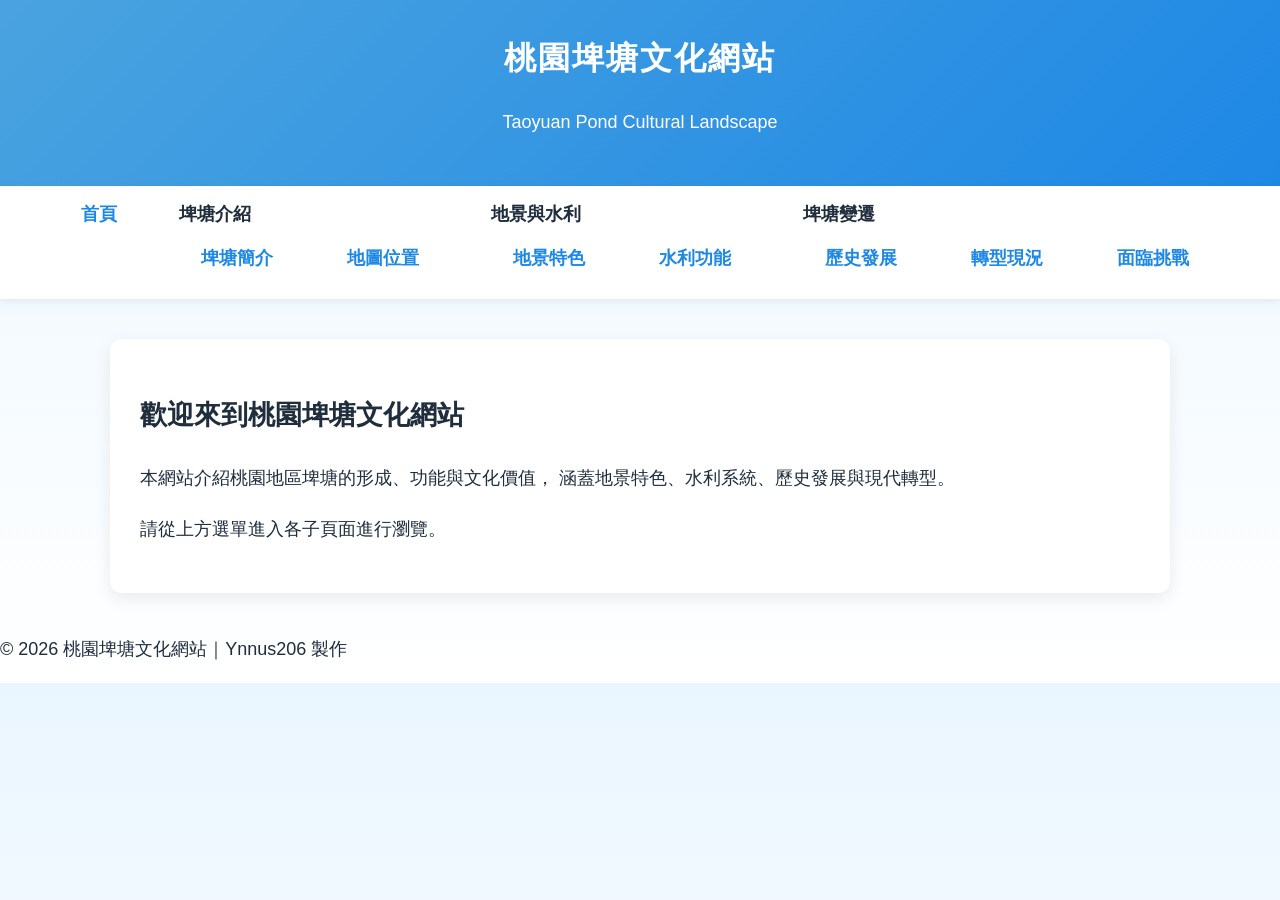
<file: index.html>
<!DOCTYPE html>
<html lang="zh-Hant">
<head>
    <meta charset="UTF-8">
    <meta name="viewport" content="width=device-width, initial-scale=1.0">
    <title>桃園埤塘文化網站</title>
    <link rel="stylesheet" href="style.css">
</head>

<body>

<header>
    <h1>桃園埤塘文化網站</h1>
    <p>Taoyuan Pond Cultural Landscape</p>
</header>

<nav>
    <ul>
        <li><a href="index.html">首頁</a></li>

        <li>
            埤塘介紹
            <ul>
                <li><a href="introduction.html">埤塘簡介</a></li>
                <li><a href="map.html">地圖位置</a></li>
            </ul>
        </li>

        <li>
            地景與水利
            <ul>
                <li><a href="landscape.html">地景特色</a></li>
                <li><a href="water-system.html">水利功能</a></li>
            </ul>
        </li>

        <li>
            埤塘變遷
            <ul>
                <li><a href="history.html">歷史發展</a></li>
                <li><a href="transformation.html">轉型現況</a></li>
                <li><a href="challenge.html">面臨挑戰</a></li>
            </ul>
        </li>
    </ul>
</nav>

<main>
    <h2>歡迎來到桃園埤塘文化網站</h2>

    <p>
        本網站介紹桃園地區埤塘的形成、功能與文化價值，
        涵蓋地景特色、水利系統、歷史發展與現代轉型。
    </p>

    <p>
        請從上方選單進入各子頁面進行瀏覽。
    </p>
</main>

<footer>
    <p>© 2026 桃園埤塘文化網站｜Ynnus206 製作</p>
</footer>

</body>
</html>
</file>
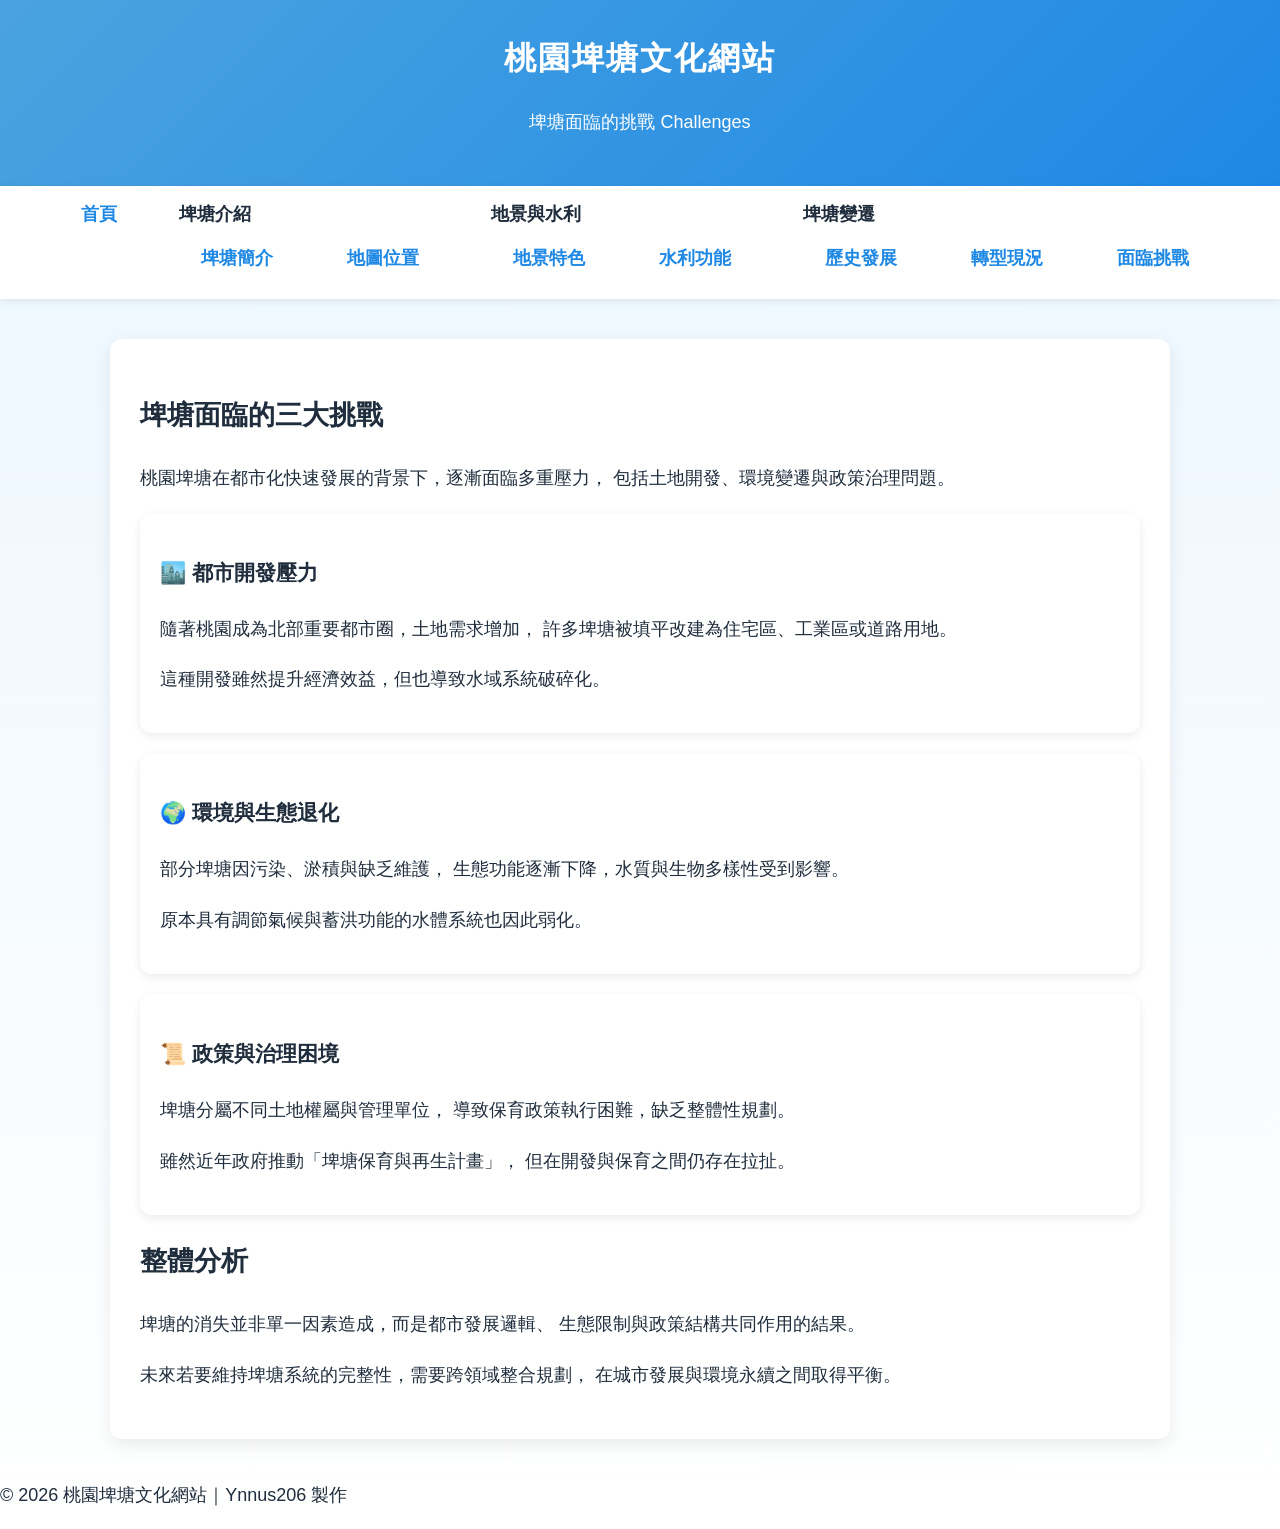
<file: challenges.html>
<!DOCTYPE html>
<html lang="zh-Hant">
<head>
    <meta charset="UTF-8">
    <meta name="viewport" content="width=device-width, initial-scale=1.0">
    <title>面臨挑戰｜桃園埤塘文化網站</title>
    <link rel="stylesheet" href="style.css">
</head>

<body>

<!-- ================= HEADER ================= -->
<header>
    <h1>桃園埤塘文化網站</h1>
    <p>埤塘面臨的挑戰 Challenges</p>
</header>

<!-- ================= NAV ================= -->
<nav>
    <ul>

        <li>
            <a href="index.html">首頁</a>
        </li>

        <li>
            埤塘介紹
            <ul>
                <li><a href="introduction.html">埤塘簡介</a></li>
                <li><a href="map.html">地圖位置</a></li>
            </ul>
        </li>

        <li>
            地景與水利
            <ul>
                <li><a href="landscape.html">地景特色</a></li>
                <li><a href="water-system.html">水利功能</a></li>
            </ul>
        </li>

        <li>
            埤塘變遷
            <ul>
                <li><a href="history.html">歷史發展</a></li>
                <li><a href="transformation.html">轉型現況</a></li>
                <li><a href="challenge.html">面臨挑戰</a></li>
            </ul>
        </li>

    </ul>
</nav>

<!-- ================= MAIN ================= -->
<main>

    <h2>埤塘面臨的三大挑戰</h2>

    <p>
        桃園埤塘在都市化快速發展的背景下，逐漸面臨多重壓力，
        包括土地開發、環境變遷與政策治理問題。
    </p>

    <!-- ================= 都市壓力 ================= -->
    <div class="card">

        <h3>🏙️ 都市開發壓力</h3>

        <p>
            隨著桃園成為北部重要都市圈，土地需求增加，
            許多埤塘被填平改建為住宅區、工業區或道路用地。
        </p>

        <p>
            這種開發雖然提升經濟效益，但也導致水域系統破碎化。
        </p>

    </div>

    <!-- ================= 環境問題 ================= -->
    <div class="card">

        <h3>🌍 環境與生態退化</h3>

        <p>
            部分埤塘因污染、淤積與缺乏維護，
            生態功能逐漸下降，水質與生物多樣性受到影響。
        </p>

        <p>
            原本具有調節氣候與蓄洪功能的水體系統也因此弱化。
        </p>

    </div>

    <!-- ================= 政策問題 ================= -->
    <div class="card">

        <h3>📜 政策與治理困境</h3>

        <p>
            埤塘分屬不同土地權屬與管理單位，
            導致保育政策執行困難，缺乏整體性規劃。
        </p>

        <p>
            雖然近年政府推動「埤塘保育與再生計畫」，
            但在開發與保育之間仍存在拉扯。
        </p>

    </div>

    <!-- ================= 綜合分析 ================= -->
    <h2>整體分析</h2>

    <p>
        埤塘的消失並非單一因素造成，而是都市發展邏輯、
        生態限制與政策結構共同作用的結果。
    </p>

    <p>
        未來若要維持埤塘系統的完整性，需要跨領域整合規劃，
        在城市發展與環境永續之間取得平衡。
    </p>

</main>

<!-- ================= FOOTER ================= -->
<footer>
    <p>© 2026 桃園埤塘文化網站｜Ynnus206 製作</p>
</footer>

</body>
</html>
</file>
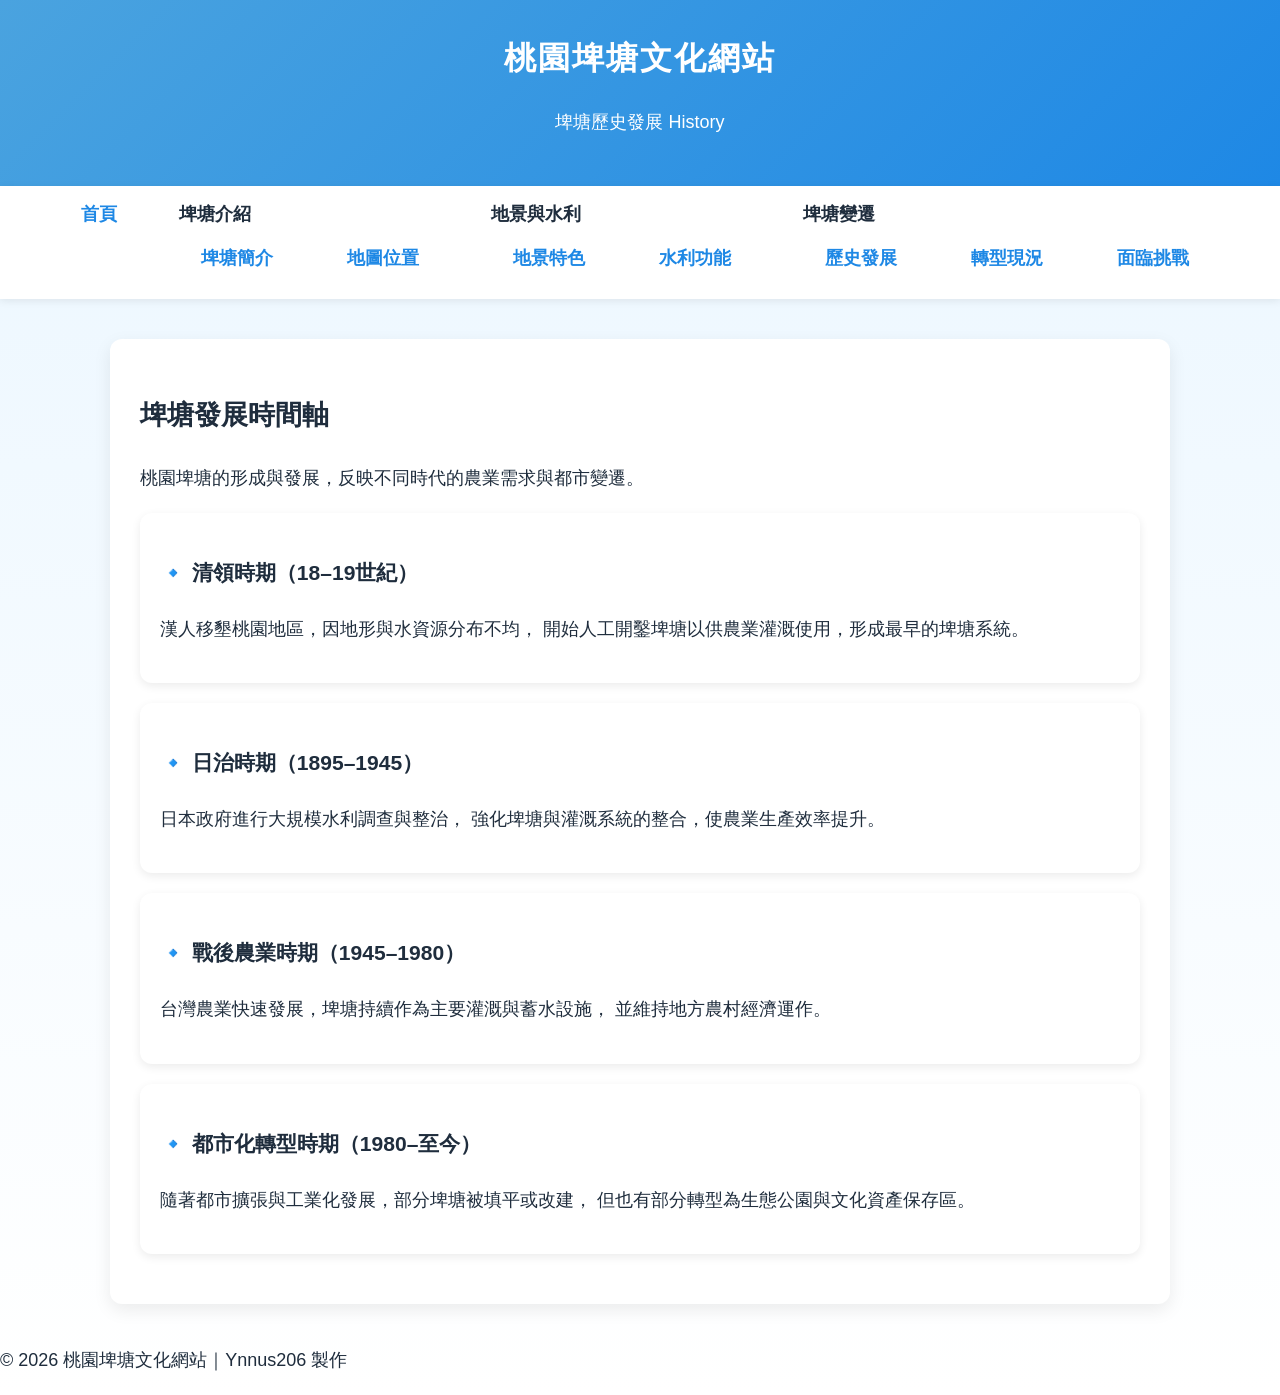
<file: history.html>
<!DOCTYPE html>
<html lang="zh-Hant">
<head>
    <meta charset="UTF-8">
    <meta name="viewport" content="width=device-width, initial-scale=1.0">
    <title>歷史發展｜桃園埤塘文化網站</title>
    <link rel="stylesheet" href="style.css">
</head>

<body>

<!-- ================= HEADER ================= -->
<header>
    <h1>桃園埤塘文化網站</h1>
    <p>埤塘歷史發展 History</p>
</header>

<!-- ================= NAV ================= -->
<nav>
    <ul>

        <li>
            <a href="index.html">首頁</a>
        </li>

        <li>
            埤塘介紹
            <ul>
                <li><a href="introduction.html">埤塘簡介</a></li>
                <li><a href="map.html">地圖位置</a></li>
            </ul>
        </li>

        <li>
            地景與水利
            <ul>
                <li><a href="landscape.html">地景特色</a></li>
                <li><a href="water-system.html">水利功能</a></li>
            </ul>
        </li>

        <li>
            埤塘變遷
            <ul>
                <li><a href="history.html">歷史發展</a></li>
                <li><a href="transformation.html">轉型現況</a></li>
                <li><a href="challenge.html">面臨挑戰</a></li>
            </ul>
        </li>

    </ul>
</nav>

<!-- ================= MAIN ================= -->
<main>

    <h2>埤塘發展時間軸</h2>

    <p>
        桃園埤塘的形成與發展，反映不同時代的農業需求與都市變遷。
    </p>

    <!-- 時間軸 -->
    <div class="card">

        <h3>🔹 清領時期（18–19世紀）</h3>
        <p>
            漢人移墾桃園地區，因地形與水資源分布不均，
            開始人工開鑿埤塘以供農業灌溉使用，形成最早的埤塘系統。
        </p>

    </div>

    <div class="card">

        <h3>🔹 日治時期（1895–1945）</h3>
        <p>
            日本政府進行大規模水利調查與整治，
            強化埤塘與灌溉系統的整合，使農業生產效率提升。
        </p>

    </div>

    <div class="card">

        <h3>🔹 戰後農業時期（1945–1980）</h3>
        <p>
            台灣農業快速發展，埤塘持續作為主要灌溉與蓄水設施，
            並維持地方農村經濟運作。
        </p>

    </div>

    <div class="card">

        <h3>🔹 都市化轉型時期（1980–至今）</h3>
        <p>
            隨著都市擴張與工業化發展，部分埤塘被填平或改建，
            但也有部分轉型為生態公園與文化資產保存區。
        </p>

    </div>

</main>

<!-- ================= FOOTER ================= -->
<footer>
    <p>© 2026 桃園埤塘文化網站｜Ynnus206 製作</p>
</footer>

</body>
</html>
</file>
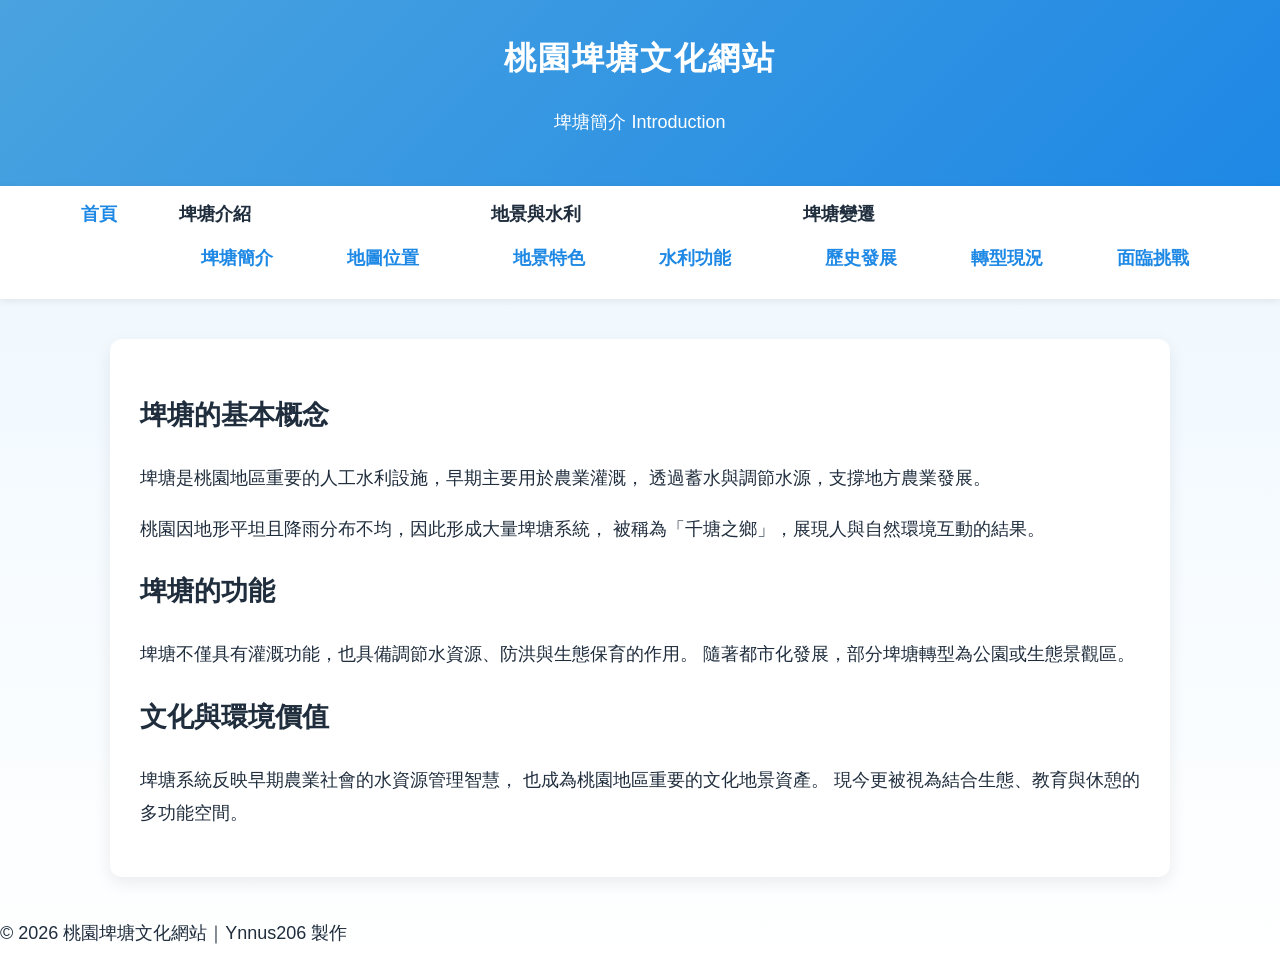
<file: introduction.html>
<!DOCTYPE html>
<html lang="zh-Hant">
<head>
    <meta charset="UTF-8">
    <meta name="viewport" content="width=device-width, initial-scale=1.0">
    <title>埤塘簡介｜桃園埤塘文化網站</title>
    <link rel="stylesheet" href="style.css">
</head>

<body>

<!-- ================= HEADER ================= -->
<header>
    <h1>桃園埤塘文化網站</h1>
    <p>埤塘簡介 Introduction</p>
</header>

<!-- ================= NAV ================= -->
<nav>
    <ul>

        <li>
            <a href="index.html">首頁</a>
        </li>

        <li>
            埤塘介紹
            <ul>
                <li><a href="introduction.html">埤塘簡介</a></li>
                <li><a href="map.html">地圖位置</a></li>
            </ul>
        </li>

        <li>
            地景與水利
            <ul>
                <li><a href="landscape.html">地景特色</a></li>
                <li><a href="water-system.html">水利功能</a></li>
            </ul>
        </li>

        <li>
            埤塘變遷
            <ul>
                <li><a href="history.html">歷史發展</a></li>
                <li><a href="transformation.html">轉型現況</a></li>
                <li><a href="challenge.html">面臨挑戰</a></li>
            </ul>
        </li>

    </ul>
</nav>

<!-- ================= MAIN ================= -->
<main>

    <h2>埤塘的基本概念</h2>

    <p>
        埤塘是桃園地區重要的人工水利設施，早期主要用於農業灌溉，
        透過蓄水與調節水源，支撐地方農業發展。
    </p>

    <p>
        桃園因地形平坦且降雨分布不均，因此形成大量埤塘系統，
        被稱為「千塘之鄉」，展現人與自然環境互動的結果。
    </p>

    <h2>埤塘的功能</h2>

    <p>
        埤塘不僅具有灌溉功能，也具備調節水資源、防洪與生態保育的作用。
        隨著都市化發展，部分埤塘轉型為公園或生態景觀區。
    </p>

    <h2>文化與環境價值</h2>

    <p>
        埤塘系統反映早期農業社會的水資源管理智慧，
        也成為桃園地區重要的文化地景資產。
        現今更被視為結合生態、教育與休憩的多功能空間。
    </p>

</main>

<!-- ================= FOOTER ================= -->
<footer>
    <p>© 2026 桃園埤塘文化網站｜Ynnus206 製作</p>
</footer>

</body>
</html>
</file>
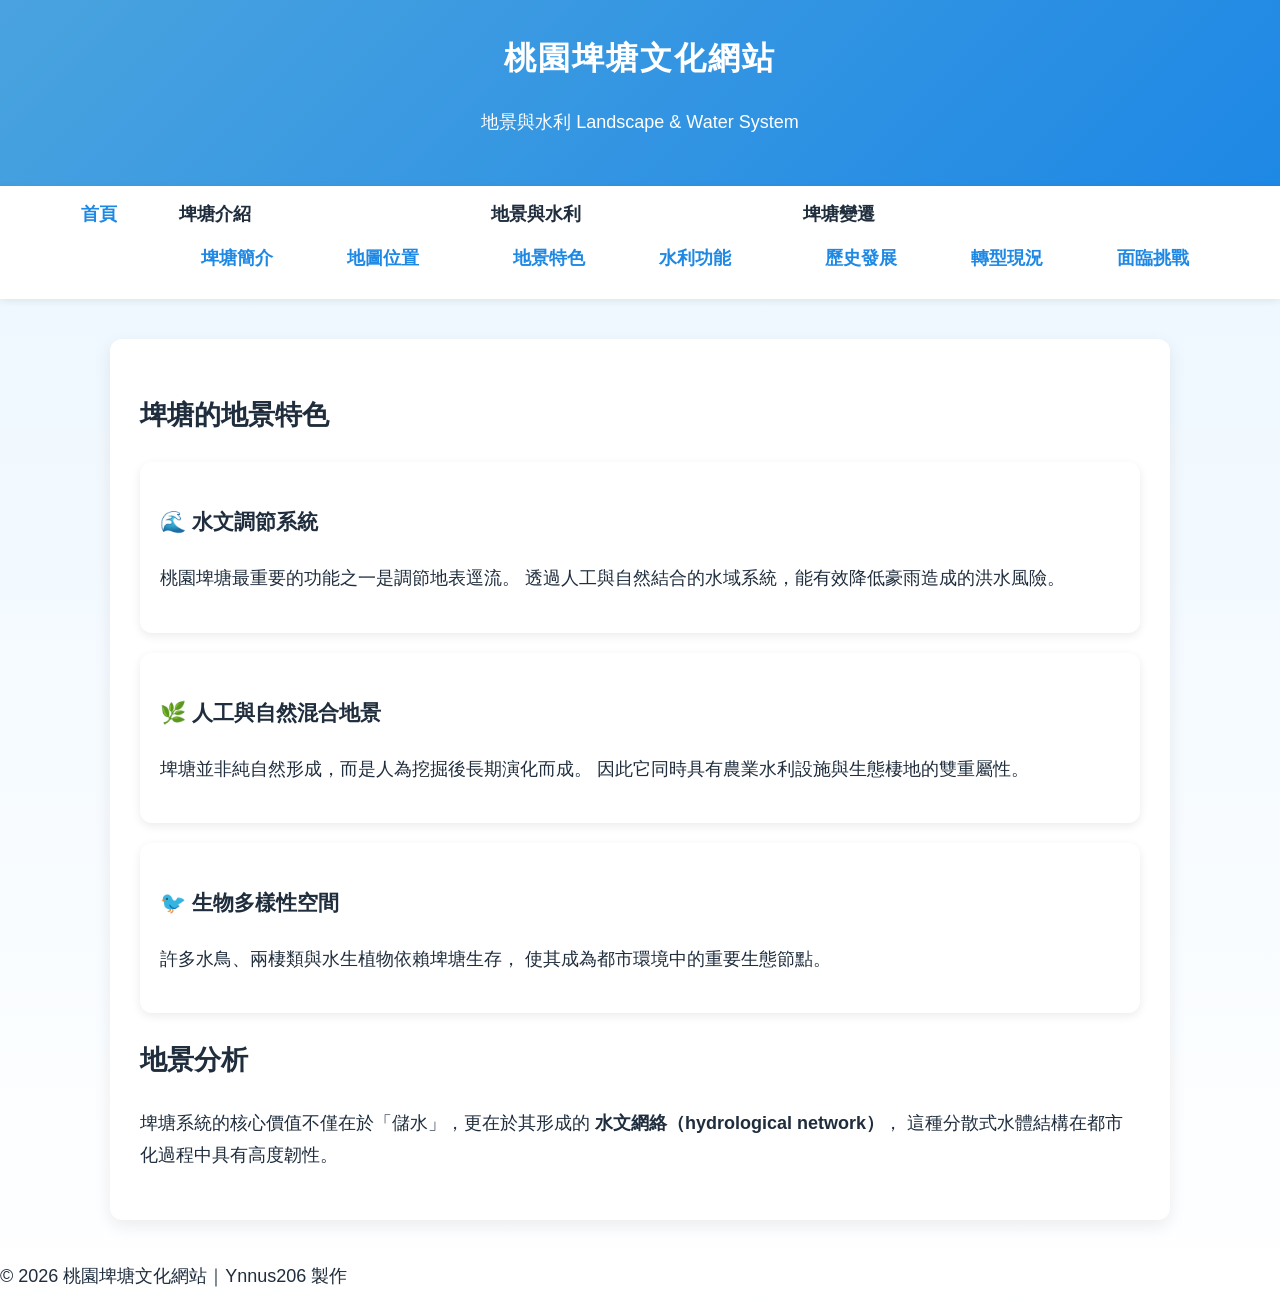
<file: landscape.html>
<!DOCTYPE html>
<html lang="zh-Hant">
<head>
    <meta charset="UTF-8">
    <meta name="viewport" content="width=device-width, initial-scale=1.0">
    <title>地景與水利｜桃園埤塘文化網站</title>
    <link rel="stylesheet" href="style.css">
</head>

<body>

<!-- ================= HEADER ================= -->
<header>
    <h1>桃園埤塘文化網站</h1>
    <p>地景與水利 Landscape & Water System</p>
</header>

<!-- ================= NAV ================= -->
<nav>
    <ul>
        <li><a href="index.html">首頁</a></li>

        <li>
            埤塘介紹
            <ul>
                <li><a href="introduction.html">埤塘簡介</a></li>
                <li><a href="map.html">地圖位置</a></li>
            </ul>
        </li>

        <li>
            地景與水利
            <ul>
                <li><a href="landscape.html">地景特色</a></li>
                <li><a href="water-system.html">水利功能</a></li>
            </ul>
        </li>

        <li>
            埤塘變遷
            <ul>
                <li><a href="history.html">歷史發展</a></li>
                <li><a href="transformation.html">轉型現況</a></li>
                <li><a href="challenge.html">面臨挑戰</a></li>
            </ul>
        </li>
    </ul>
</nav>

<!-- ================= MAIN ================= -->
<main>

    <h2>埤塘的地景特色</h2>

    <div class="card">
        <h3>🌊 水文調節系統</h3>
        <p>
            桃園埤塘最重要的功能之一是調節地表逕流。
            透過人工與自然結合的水域系統，能有效降低豪雨造成的洪水風險。
        </p>
    </div>

    <div class="card">
        <h3>🌿 人工與自然混合地景</h3>
        <p>
            埤塘並非純自然形成，而是人為挖掘後長期演化而成。
            因此它同時具有農業水利設施與生態棲地的雙重屬性。
        </p>
    </div>

    <div class="card">
        <h3>🐦 生物多樣性空間</h3>
        <p>
            許多水鳥、兩棲類與水生植物依賴埤塘生存，
            使其成為都市環境中的重要生態節點。
        </p>
    </div>

    <h2>地景分析</h2>

    <p>
        埤塘系統的核心價值不僅在於「儲水」，更在於其形成的
        <strong>水文網絡（hydrological network）</strong>，
        這種分散式水體結構在都市化過程中具有高度韌性。
    </p>

</main>

<!-- ================= FOOTER ================= -->
<footer>
    <p>© 2026 桃園埤塘文化網站｜Ynnus206 製作</p>
</footer>

</body>
</html>
</file>
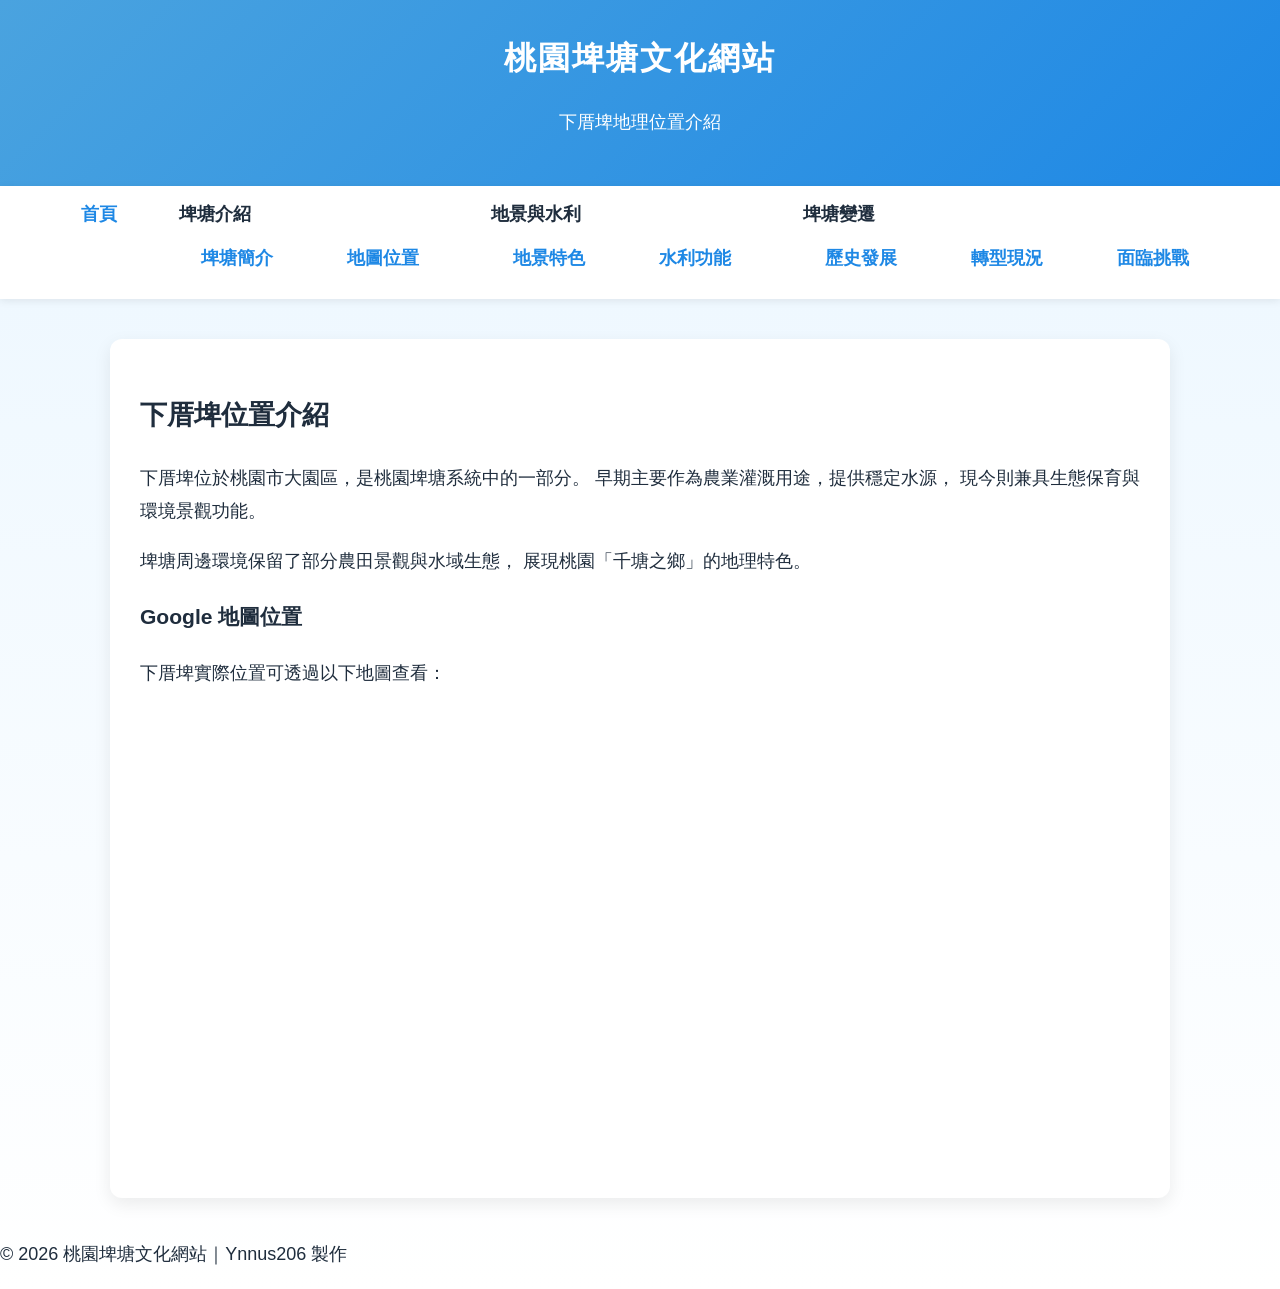
<file: map.html>
<!DOCTYPE html>
<html lang="zh-Hant">
<head>
    <meta charset="UTF-8">
    <meta name="viewport" content="width=device-width, initial-scale=1.0">
    <title>下厝埤位置｜桃園埤塘文化網站</title>
    <link rel="stylesheet" href="style.css">
</head>

<body>

<!-- ================= HEADER ================= -->
<header>
    <h1>桃園埤塘文化網站</h1>
    <p>下厝埤地理位置介紹</p>
</header>

<!-- ================= NAV ================= -->
<nav>
    <ul>

        <li>
            <a href="index.html">首頁</a>
        </li>

        <li>
            埤塘介紹
            <ul>
                <li><a href="introduction.html">埤塘簡介</a></li>
                <li><a href="map.html">地圖位置</a></li>
            </ul>
        </li>

        <li>
            地景與水利
            <ul>
                <li><a href="landscape.html">地景特色</a></li>
                <li><a href="water-system.html">水利功能</a></li>
            </ul>
        </li>

        <li>
            埤塘變遷
            <ul>
                <li><a href="history.html">歷史發展</a></li>
                <li><a href="transformation.html">轉型現況</a></li>
                <li><a href="challenge.html">面臨挑戰</a></li>
            </ul>
        </li>

    </ul>
</nav>

<!-- ================= MAIN ================= -->
<main>

    <h2>下厝埤位置介紹</h2>

    <p>
        下厝埤位於桃園市大園區，是桃園埤塘系統中的一部分。
        早期主要作為農業灌溉用途，提供穩定水源，
        現今則兼具生態保育與環境景觀功能。
    </p>

    <p>
        埤塘周邊環境保留了部分農田景觀與水域生態，
        展現桃園「千塘之鄉」的地理特色。
    </p>

    <h3>Google 地圖位置</h3>

    <p>
        下厝埤實際位置可透過以下地圖查看：
    </p>

    <!-- Google Maps https://share.google/WBfRrpLJSBkE8UoKb -->
    <iframe
        src="https://www.google.com/maps/embed?pb=!1m18!1m12!1m3!1d...（這裡可換成你的嵌入碼）"
        allowfullscreen=""
        loading="lazy">
    </iframe>

</main>

<!-- ================= FOOTER ================= -->
<footer>
    <p>© 2026 桃園埤塘文化網站｜Ynnus206 製作</p>
</footer>

</body>
</html>
</file>
<file: style.css>
/* =========================
   全站基礎設定
========================= */
body{
    margin:0;
    font-family:"Noto Sans TC","Microsoft JhengHei",sans-serif;
    font-size:18px;
    line-height:1.8;
    color:#1f2d3d;
    background:linear-gradient(to bottom, #eaf6ff, #ffffff);
}

/* =========================
   HEADER
========================= */
header{
    background:linear-gradient(135deg, #4aa3df, #1e88e5);
    color:white;
    text-align:center;
    padding:30px 20px;
    box-shadow:0 4px 10px rgba(0,0,0,0.15);
}

header h1{
    margin:0;
    font-size:32px;
    letter-spacing:2px;
}

/* =========================
   NAV
========================= */
nav{
    background:#ffffff;
    box-shadow:0 2px 8px rgba(0,0,0,0.08);
}

nav ul{
    list-style:none;
    margin:0;
    padding:0;
    display:flex;
    justify-content:center;
    gap:30px;
}

nav ul li{
    position:relative;
    padding:12px 10px;
    font-weight:bold;
}

nav a{
    text-decoration:none;
    color:#1e88e5;
    padding:8px 12px;
    border-radius:8px;
}

nav a:hover{
    background:#e3f2fd;
}

/* =========================
   MAIN
========================= */
main{
    max-width:1000px;
    margin:40px auto;
    background:white;
    padding:30px;
    border-radius:12px;
    box-shadow:0 6px 18px rgba(0,0,0,0.08);
}

/* =========================
   卡片
========================= */
.card{
    background:#ffffff;
    border-radius:12px;
    padding:20px;
    box-shadow:0 3px 10px rgba(0,0,0,0.08);
    margin-bottom:20px;
}

/* =========================
   Google Map
========================= */
iframe{
    width:100%;
    height:450px;
    border:0;
    border-radius:12px;
}

/* =========================
   生詞
========================= */
.vocab{
    color:#1565c0;
    background:#e3f2fd;
    padding:2px 5px;
    border-radius:4px;
    cursor:pointer;
    font-weight:bold;
}

/* =========================
   專業詞
========================= */
.term{
    color:#7b1fa2;
    background:#f3e5f5;
    padding:2px 5px;
    border-radius:4px;
    cursor:pointer;
    font-weight:bold;
}

/* =========================
   Modal
========================= */
.modal{
    display:none;
    position:fixed;
    left:0;
    top:0;
    width:100%;
    height:100%;
    background:rgba(0,0,0,.5);
}

.modal-content{
    width:420px;
    margin:120px auto;
    padding:25px;
    border-radius:10px;
    background:white;
}

.vocab-box{
    border-left:8px solid #1565c0;
}

.term-box{
    border-left:8px solid #7b1fa2;
}

.close{
    float:right;
    font-size:28px;
    cursor:pointer;
}

/* =========================
   RWD
========================= */
@media (max-width:768px){
    nav ul{
        flex-direction:column;
        align-items:center;
        gap:10px;
    }

    main{
        margin:20px;
        padding:20px;
    }
}
</file>
